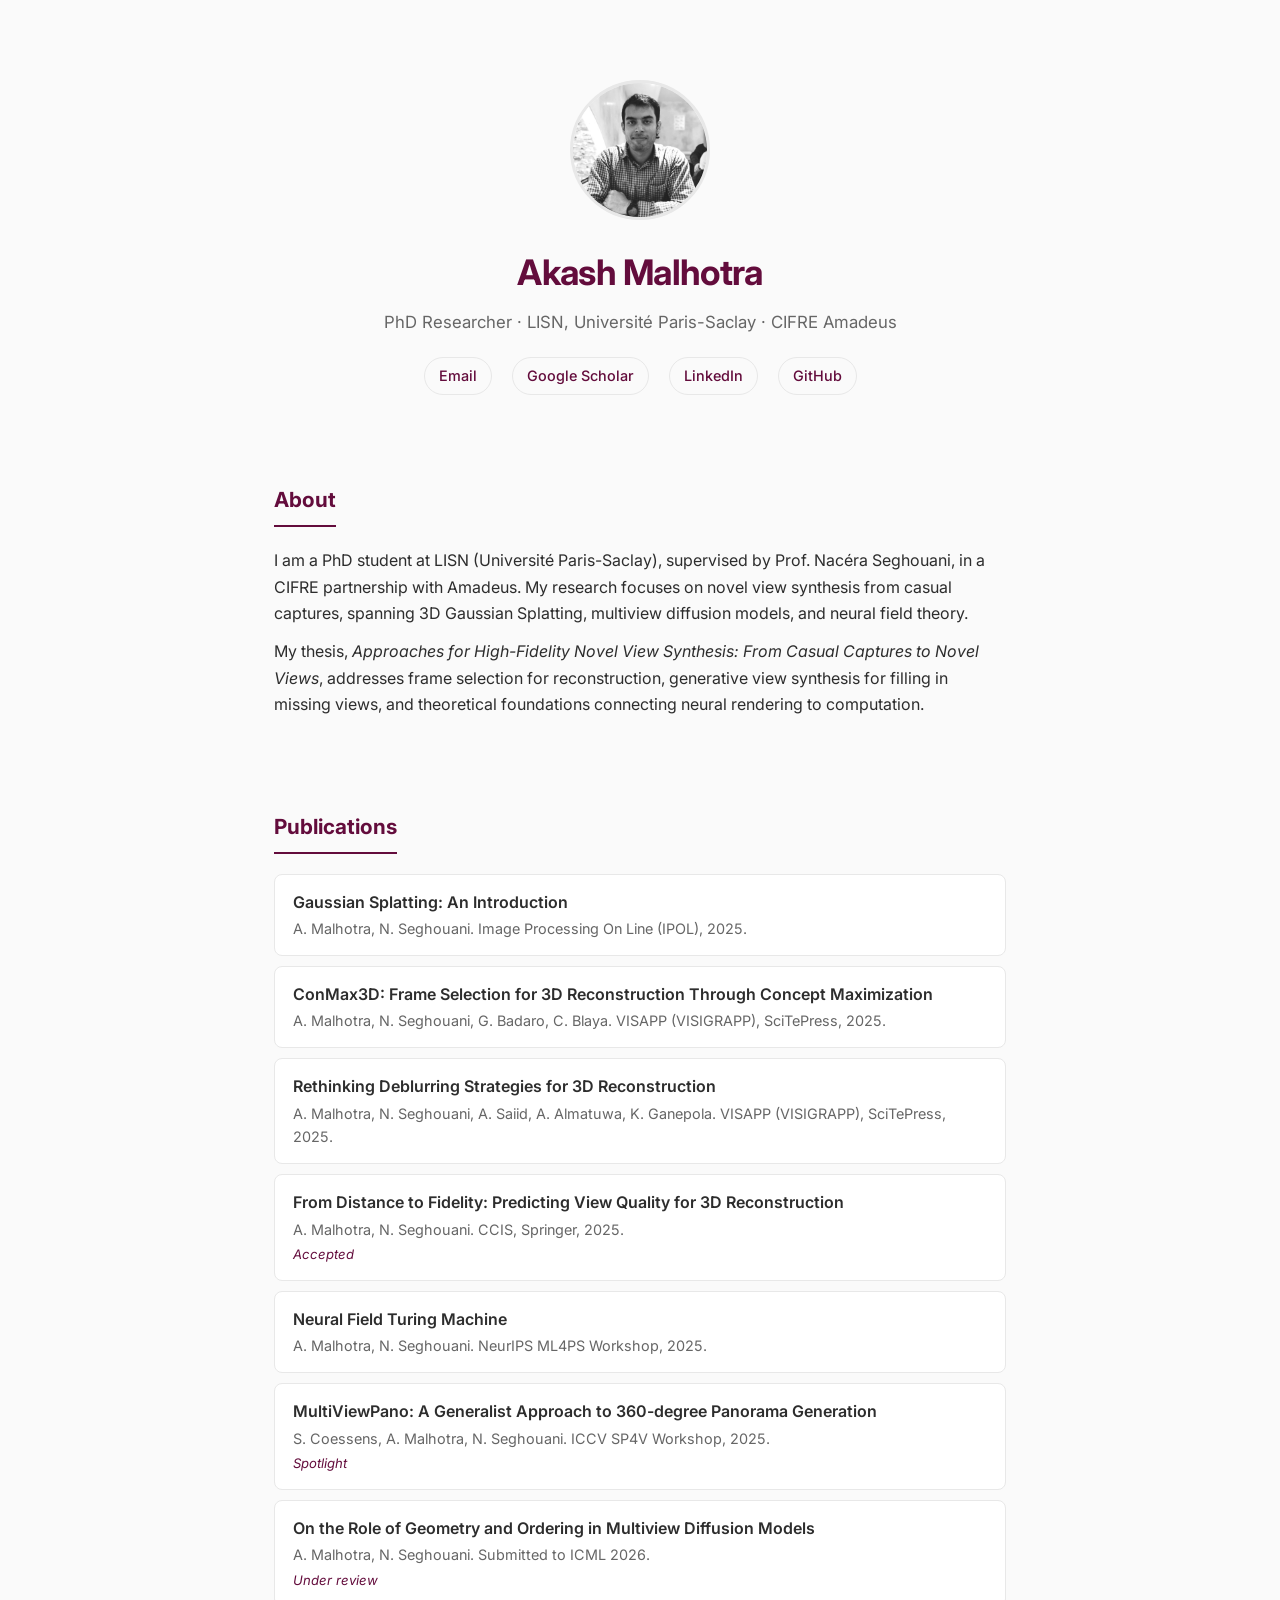
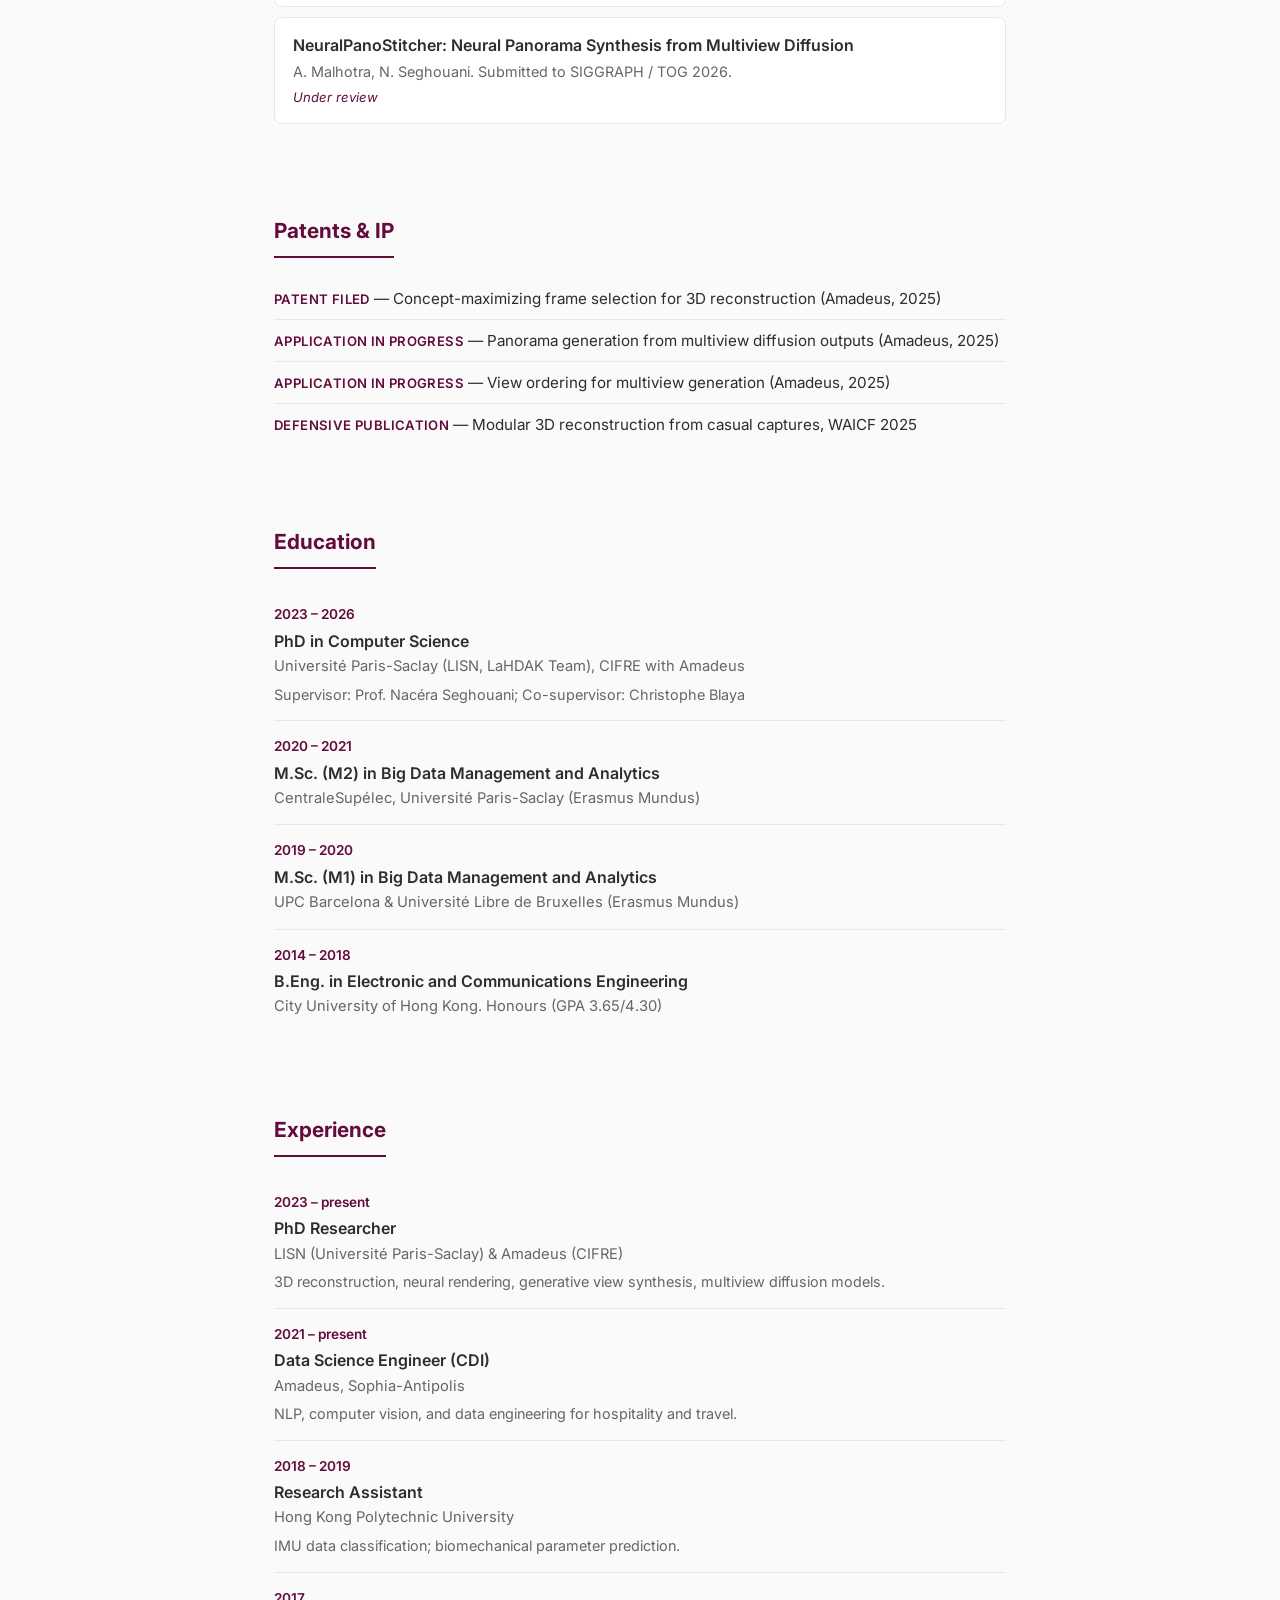
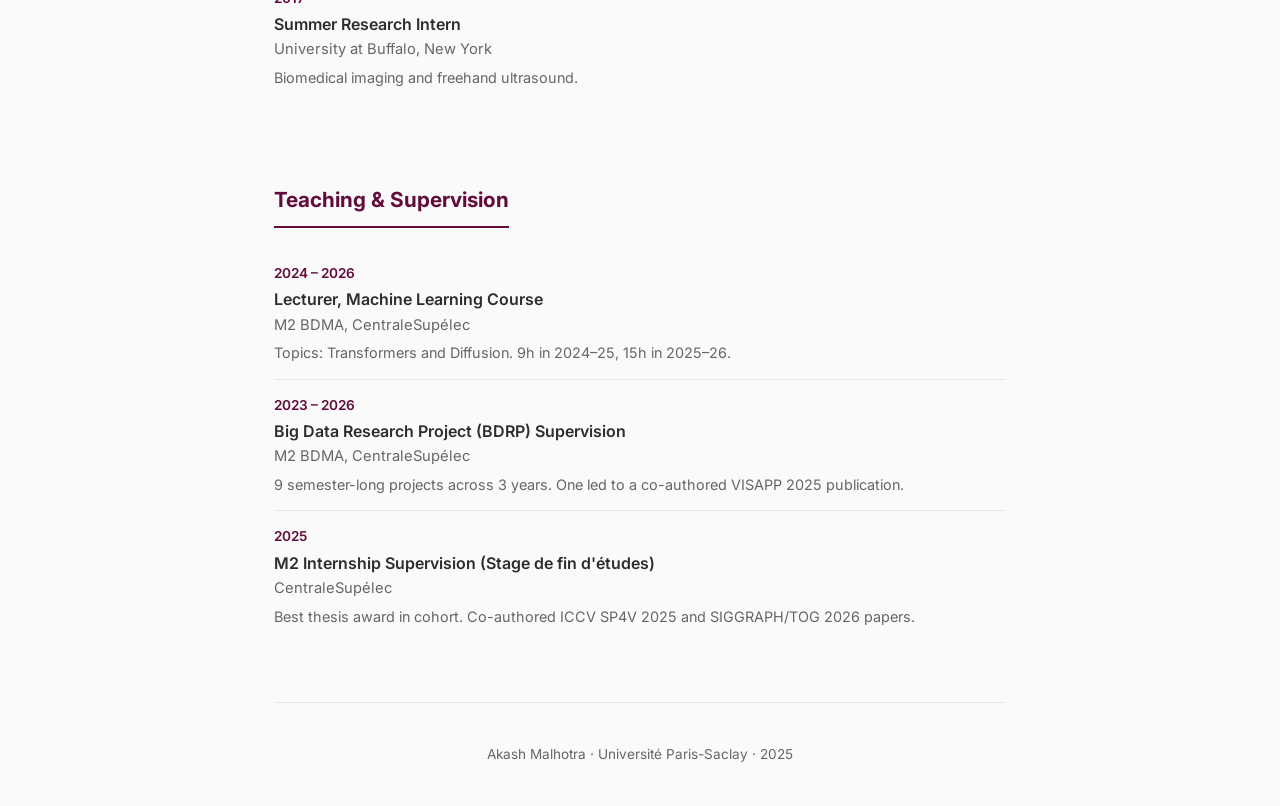
<file: index.html>
<!DOCTYPE html>
<html lang="en">
<head>
  <meta charset="UTF-8">
  <meta name="viewport" content="width=device-width, initial-scale=1.0">
  <title>Akash Malhotra</title>
  <meta name="description" content="Akash Malhotra - PhD Researcher in 3D reconstruction, neural rendering, and generative view synthesis at Universit&eacute; Paris-Saclay / Amadeus.">
  <link rel="preconnect" href="https://fonts.googleapis.com">
  <link href="https://fonts.googleapis.com/css2?family=Inter:wght@400;500;600;700&display=swap" rel="stylesheet">
  <link rel="stylesheet" href="style.css">
</head>
<body>

<div class="container">

  <!-- ==================== HEADER ==================== -->
  <header>
    <img src="photo.jpeg" alt="Akash Malhotra" class="portrait">
    <h1>Akash Malhotra</h1>
    <p class="subtitle">PhD Researcher &middot; LISN, Universit&eacute; Paris-Saclay &middot; CIFRE Amadeus</p>
    <div class="links">
      <a href="mailto:akash.malhotra@lisn.fr">Email</a>
      <a href="https://scholar.google.com/citations?user=t4EeadQAAAAJ" target="_blank">Google Scholar</a>
      <a href="https://linkedin.com/in/akash-malhotra13" target="_blank">LinkedIn</a>
      <a href="https://github.com/akashjorss" target="_blank">GitHub</a>
    </div>
  </header>

  <!-- ==================== ABOUT ==================== -->
  <section class="about">
    <h2>About</h2>
    <p>I am a PhD student at LISN (Universit&eacute; Paris-Saclay), supervised by Prof. Nac&eacute;ra Seghouani, in a CIFRE partnership with Amadeus. My research focuses on novel view synthesis from casual captures, spanning 3D Gaussian Splatting, multiview diffusion models, and neural field theory.</p>
    <p>My thesis, <em>Approaches for High-Fidelity Novel View Synthesis: From Casual Captures to Novel Views</em>, addresses frame selection for reconstruction, generative view synthesis for filling in missing views, and theoretical foundations connecting neural rendering to computation.</p>
  </section>

  <!-- ==================== PUBLICATIONS ==================== -->
  <section>
    <h2>Publications</h2>

    <ul class="pub-list">
      <li>
        <a href="https://doi.org/10.5201/ipol.2025.566" target="_blank" class="pub-title">Gaussian Splatting: An Introduction</a>
        <div class="pub-venue">A. Malhotra, N. Seghouani. Image Processing On Line (IPOL), 2025.</div>
      </li>

      <li>
        <a href="https://doi.org/10.5220/0013258800003912" target="_blank" class="pub-title">ConMax3D: Frame Selection for 3D Reconstruction Through Concept Maximization</a>
        <div class="pub-venue">A. Malhotra, N. Seghouani, G. Badaro, C. Blaya. VISAPP (VISIGRAPP), SciTePress, 2025.</div>
      </li>

      <li>
        <a href="https://doi.org/10.5220/0013378800003912" target="_blank" class="pub-title">Rethinking Deblurring Strategies for 3D Reconstruction</a>
        <div class="pub-venue">A. Malhotra, N. Seghouani, A. Saiid, A. Almatuwa, K. Ganepola. VISAPP (VISIGRAPP), SciTePress, 2025.</div>
      </li>

      <li>
        <div class="pub-title">From Distance to Fidelity: Predicting View Quality for 3D Reconstruction</div>
        <div class="pub-venue">A. Malhotra, N. Seghouani. CCIS, Springer, 2025.</div>
        <div class="pub-note">Accepted</div>
      </li>

      <li>
        <a href="https://arxiv.org/abs/2509.03370" target="_blank" class="pub-title">Neural Field Turing Machine</a>
        <div class="pub-venue">A. Malhotra, N. Seghouani. NeurIPS ML4PS Workshop, 2025.</div>
      </li>

      <li>
        <div class="pub-title">MultiViewPano: A Generalist Approach to 360-degree Panorama Generation</div>
        <div class="pub-venue">S. Coessens, A. Malhotra, N. Seghouani. ICCV SP4V Workshop, 2025.</div>
        <div class="pub-note">Spotlight</div>
      </li>

      <li>
        <div class="pub-title">On the Role of Geometry and Ordering in Multiview Diffusion Models</div>
        <div class="pub-venue">A. Malhotra, N. Seghouani. Submitted to ICML 2026.</div>
        <div class="pub-note">Under review</div>
      </li>

      <li>
        <div class="pub-title">NeuralPanoStitcher: Neural Panorama Synthesis from Multiview Diffusion</div>
        <div class="pub-venue">A. Malhotra, N. Seghouani. Submitted to SIGGRAPH / TOG 2026.</div>
        <div class="pub-note">Under review</div>
      </li>
    </ul>
  </section>

  <!-- ==================== PATENTS & IP ==================== -->
  <section>
    <h2>Patents &amp; IP</h2>
    <ul class="ip-list">
      <li><span class="ip-type">Patent filed</span> &mdash; Concept-maximizing frame selection for 3D reconstruction (Amadeus, 2025)</li>
      <li><span class="ip-type">Application in progress</span> &mdash; Panorama generation from multiview diffusion outputs (Amadeus, 2025)</li>
      <li><span class="ip-type">Application in progress</span> &mdash; View ordering for multiview generation (Amadeus, 2025)</li>
      <li><span class="ip-type">Defensive publication</span> &mdash; Modular 3D reconstruction from casual captures, WAICF 2025</li>
    </ul>
  </section>

  <!-- ==================== EDUCATION ==================== -->
  <section>
    <h2>Education</h2>
    <ul class="timeline">
      <li>
        <div class="period">2023 &ndash; 2026</div>
        <div class="role">PhD in Computer Science</div>
        <div class="place">Universit&eacute; Paris-Saclay (LISN, LaHDAK Team), CIFRE with Amadeus</div>
        <div class="details">Supervisor: Prof. Nac&eacute;ra Seghouani; Co-supervisor: Christophe Blaya</div>
      </li>
      <li>
        <div class="period">2020 &ndash; 2021</div>
        <div class="role">M.Sc. (M2) in Big Data Management and Analytics</div>
        <div class="place">CentraleSup&eacute;lec, Universit&eacute; Paris-Saclay (Erasmus Mundus)</div>
      </li>
      <li>
        <div class="period">2019 &ndash; 2020</div>
        <div class="role">M.Sc. (M1) in Big Data Management and Analytics</div>
        <div class="place">UPC Barcelona &amp; Universit&eacute; Libre de Bruxelles (Erasmus Mundus)</div>
      </li>
      <li>
        <div class="period">2014 &ndash; 2018</div>
        <div class="role">B.Eng. in Electronic and Communications Engineering</div>
        <div class="place">City University of Hong Kong. Honours (GPA 3.65/4.30)</div>
      </li>
    </ul>
  </section>

  <!-- ==================== EXPERIENCE ==================== -->
  <section>
    <h2>Experience</h2>
    <ul class="timeline">
      <li>
        <div class="period">2023 &ndash; present</div>
        <div class="role">PhD Researcher</div>
        <div class="place">LISN (Universit&eacute; Paris-Saclay) &amp; Amadeus (CIFRE)</div>
        <div class="details">3D reconstruction, neural rendering, generative view synthesis, multiview diffusion models.</div>
      </li>
      <li>
        <div class="period">2021 &ndash; present</div>
        <div class="role">Data Science Engineer (CDI)</div>
        <div class="place">Amadeus, Sophia-Antipolis</div>
        <div class="details">NLP, computer vision, and data engineering for hospitality and travel.</div>
      </li>
      <li>
        <div class="period">2018 &ndash; 2019</div>
        <div class="role">Research Assistant</div>
        <div class="place">Hong Kong Polytechnic University</div>
        <div class="details">IMU data classification; biomechanical parameter prediction.</div>
      </li>
      <li>
        <div class="period">2017</div>
        <div class="role">Summer Research Intern</div>
        <div class="place">University at Buffalo, New York</div>
        <div class="details">Biomedical imaging and freehand ultrasound.</div>
      </li>
    </ul>
  </section>

  <!-- ==================== TEACHING ==================== -->
  <section>
    <h2>Teaching &amp; Supervision</h2>
    <ul class="timeline">
      <li>
        <div class="period">2024 &ndash; 2026</div>
        <div class="role">Lecturer, Machine Learning Course</div>
        <div class="place">M2 BDMA, CentraleSup&eacute;lec</div>
        <div class="details">Topics: Transformers and Diffusion. 9h in 2024&ndash;25, 15h in 2025&ndash;26.</div>
      </li>
      <li>
        <div class="period">2023 &ndash; 2026</div>
        <div class="role">Big Data Research Project (BDRP) Supervision</div>
        <div class="place">M2 BDMA, CentraleSup&eacute;lec</div>
        <div class="details">9 semester-long projects across 3 years. One led to a co-authored VISAPP 2025 publication.</div>
      </li>
      <li>
        <div class="period">2025</div>
        <div class="role">M2 Internship Supervision (Stage de fin d'&eacute;tudes)</div>
        <div class="place">CentraleSup&eacute;lec</div>
        <div class="details">Best thesis award in cohort. Co-authored ICCV SP4V 2025 and SIGGRAPH/TOG 2026 papers.</div>
      </li>
    </ul>
  </section>

  <!-- ==================== FOOTER ==================== -->
  <footer>
    <p>Akash Malhotra &middot; Universit&eacute; Paris-Saclay &middot; 2025</p>
  </footer>

</div>

</body>
</html>
</file>
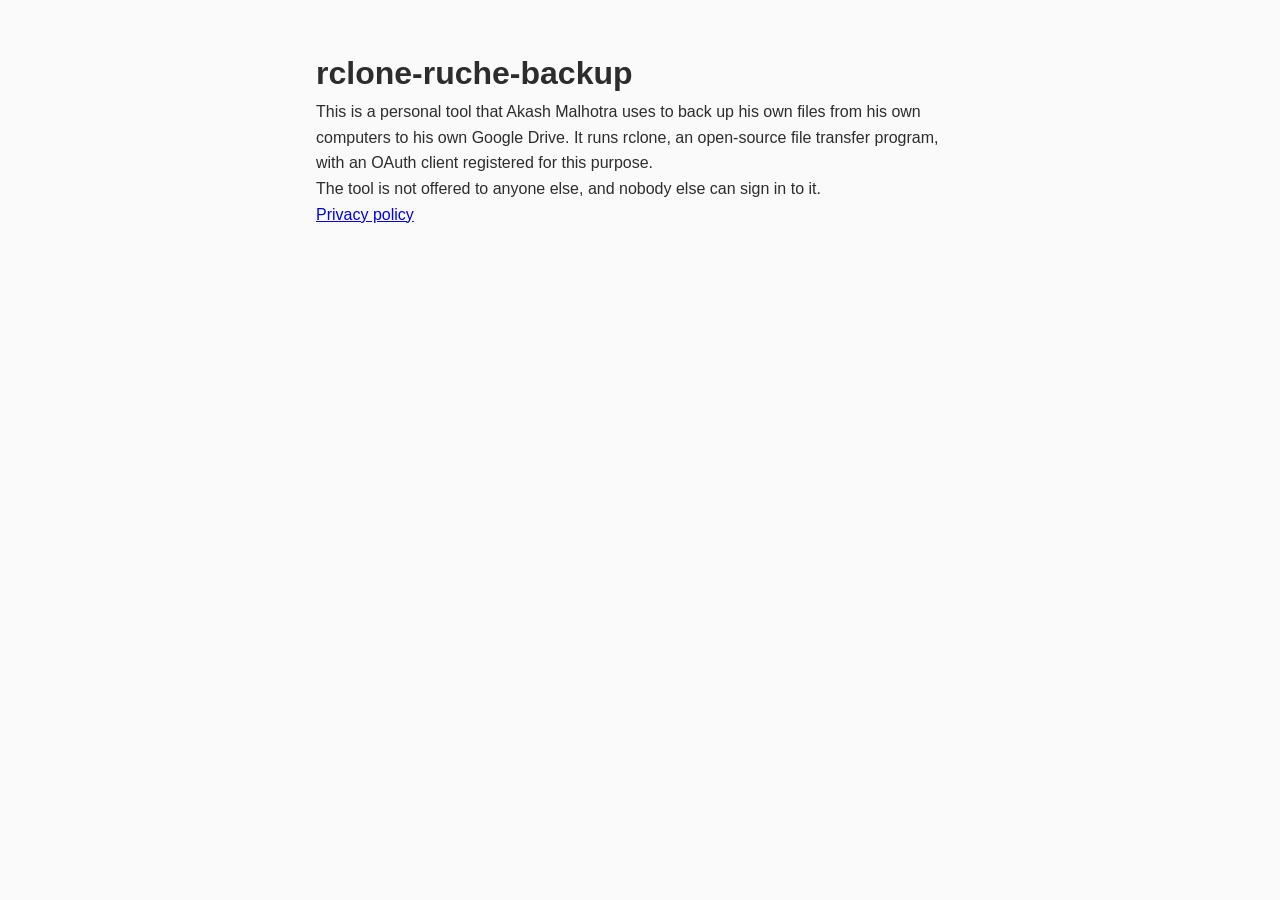
<file: drive-backup/index.html>
<!DOCTYPE html>
<html lang="en">
<head><meta charset="utf-8"><meta name="viewport" content="width=device-width, initial-scale=1"><title>rclone-ruche-backup</title><link rel="stylesheet" href="../style.css"></head>
<body>
<main style="max-width:680px;margin:3rem auto;padding:0 1rem;line-height:1.6">
<h1>rclone-ruche-backup</h1>
<p>This is a personal tool that Akash Malhotra uses to back up his own files from his own computers to his own Google Drive. It runs rclone, an open-source file transfer program, with an OAuth client registered for this purpose.</p>
<p>The tool is not offered to anyone else, and nobody else can sign in to it.</p>
<p><a href="privacy.html">Privacy policy</a></p>
</main>
</body>
</html>
</file>
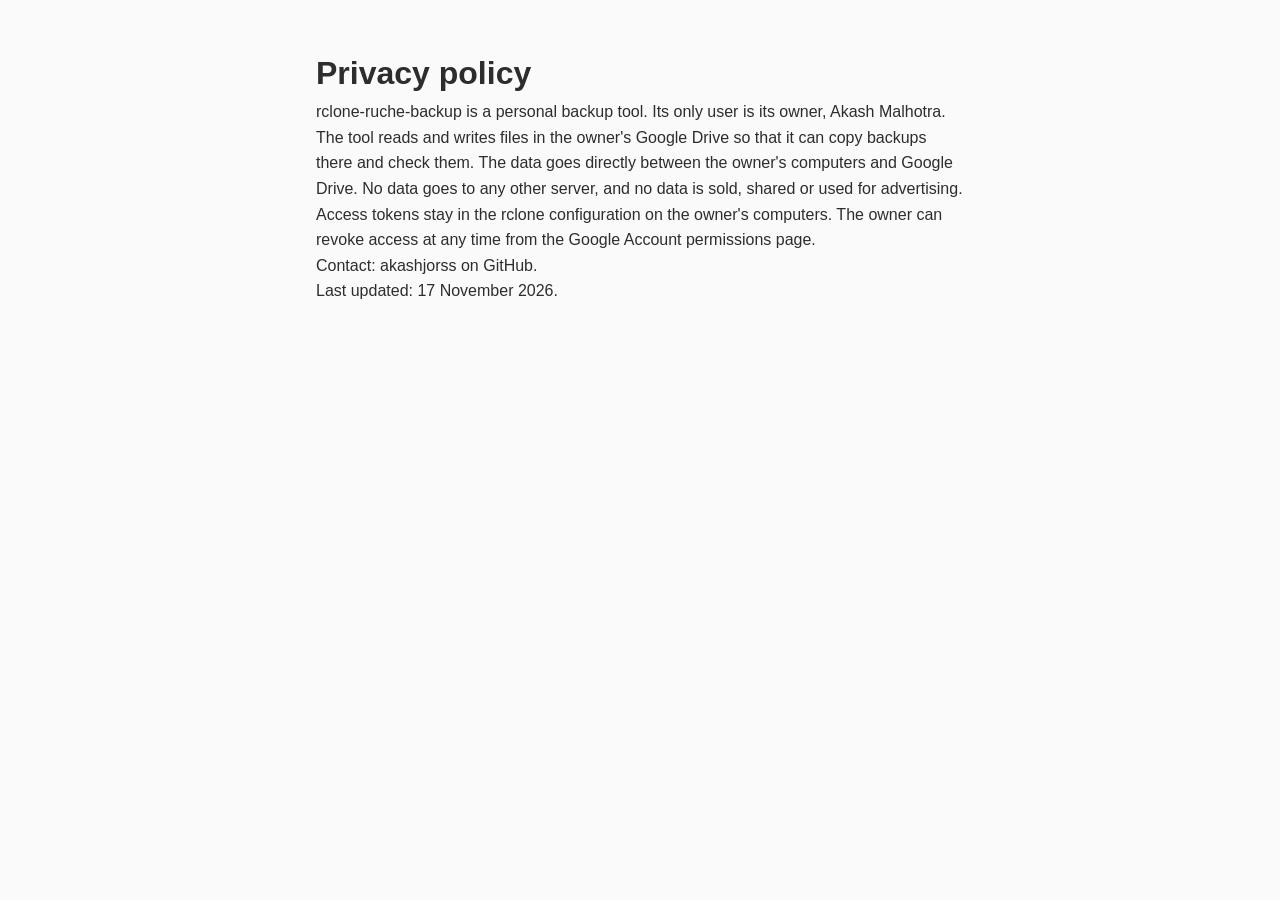
<file: drive-backup/privacy.html>
<!DOCTYPE html>
<html lang="en">
<head><meta charset="utf-8"><meta name="viewport" content="width=device-width, initial-scale=1"><title>Privacy policy: rclone-ruche-backup</title><link rel="stylesheet" href="../style.css"></head>
<body>
<main style="max-width:680px;margin:3rem auto;padding:0 1rem;line-height:1.6">
<h1>Privacy policy</h1>
<p>rclone-ruche-backup is a personal backup tool. Its only user is its owner, Akash Malhotra.</p>
<p>The tool reads and writes files in the owner's Google Drive so that it can copy backups there and check them. The data goes directly between the owner's computers and Google Drive. No data goes to any other server, and no data is sold, shared or used for advertising.</p>
<p>Access tokens stay in the rclone configuration on the owner's computers. The owner can revoke access at any time from the Google Account permissions page.</p>
<p>Contact: akashjorss on GitHub.</p>
<p>Last updated: 17 November 2026.</p>
</main>
</body>
</html>
</file>
<file: style.css>
/* ============================================
   Akash Malhotra - Personal Academic Website
   ============================================ */

:root {
  --prune: #630C3C;
  --prune-light: #8a1454;
  --bg: #fafafa;
  --bg-card: #ffffff;
  --text: #2d2d2d;
  --text-muted: #666;
  --border: #e8e8e8;
  --accent-bg: #f5f0f2;
  --shadow: 0 1px 3px rgba(0,0,0,0.06);
  --shadow-hover: 0 4px 12px rgba(99,12,60,0.1);
  --transition: 0.2s ease;
}

* {
  margin: 0;
  padding: 0;
  box-sizing: border-box;
}

html {
  scroll-behavior: smooth;
}

body {
  font-family: 'Inter', -apple-system, BlinkMacSystemFont, 'Segoe UI', Roboto, sans-serif;
  color: var(--text);
  background: var(--bg);
  line-height: 1.65;
  font-size: 16px;
}

/* ---- Layout ---- */

.container {
  max-width: 780px;
  margin: 0 auto;
  padding: 0 24px;
}

/* ---- Header / Hero ---- */

.portrait {
  width: 140px;
  height: 140px;
  border-radius: 50%;
  object-fit: cover;
  margin-bottom: 16px;
  border: 3px solid var(--border);
  transition: border-color var(--transition);
}

.portrait:hover {
  border-color: var(--prune);
}

header {
  padding: 80px 0 48px;
  text-align: center;
}

header h1 {
  font-size: 2.2rem;
  font-weight: 700;
  color: var(--prune);
  margin-bottom: 8px;
  letter-spacing: -0.02em;
}

header .subtitle {
  font-size: 1.05rem;
  color: var(--text-muted);
  margin-bottom: 20px;
}

header .links {
  display: flex;
  justify-content: center;
  gap: 20px;
  flex-wrap: wrap;
}

header .links a {
  color: var(--prune);
  text-decoration: none;
  font-size: 0.9rem;
  font-weight: 500;
  padding: 6px 14px;
  border: 1px solid var(--border);
  border-radius: 20px;
  transition: all var(--transition);
}

header .links a:hover {
  background: var(--prune);
  color: #fff;
  border-color: var(--prune);
}

/* ---- Sections ---- */

section {
  padding: 40px 0;
}

section h2 {
  font-size: 1.3rem;
  font-weight: 700;
  color: var(--prune);
  margin-bottom: 20px;
  padding-bottom: 8px;
  border-bottom: 2px solid var(--prune);
  display: inline-block;
}

section p {
  margin-bottom: 12px;
  color: var(--text);
}

/* ---- About ---- */

.about p {
  font-size: 1rem;
  max-width: 100%;
}

/* ---- Publication / Entry cards ---- */

.pub-list {
  list-style: none;
}

.pub-list li {
  padding: 14px 18px;
  margin-bottom: 10px;
  background: var(--bg-card);
  border: 1px solid var(--border);
  border-radius: 8px;
  transition: box-shadow var(--transition);
}

.pub-list li:hover {
  box-shadow: var(--shadow-hover);
}

.pub-title {
  font-weight: 600;
  color: var(--text);
  display: block;
}

a.pub-title {
  text-decoration: none;
  transition: color var(--transition);
}

a.pub-title:hover {
  color: var(--prune);
}

.pub-venue {
  font-size: 0.9rem;
  color: var(--text-muted);
  margin-top: 2px;
}

.pub-note {
  font-size: 0.82rem;
  color: var(--prune);
  font-style: italic;
  margin-top: 3px;
}

.pub-links {
  margin-top: 6px;
}

.pub-links a {
  font-size: 0.82rem;
  color: var(--prune);
  text-decoration: none;
  margin-right: 12px;
  font-weight: 500;
  transition: color var(--transition);
}

.pub-links a:hover {
  color: var(--prune-light);
  text-decoration: underline;
}

/* ---- Timeline entries ---- */

.timeline {
  list-style: none;
}

.timeline li {
  padding: 14px 0;
  border-bottom: 1px solid var(--border);
}

.timeline li:last-child {
  border-bottom: none;
}

.timeline .period {
  font-size: 0.85rem;
  color: var(--prune);
  font-weight: 600;
  margin-bottom: 2px;
}

.timeline .role {
  font-weight: 600;
  font-size: 1rem;
}

.timeline .place {
  font-size: 0.92rem;
  color: var(--text-muted);
}

.timeline .details {
  font-size: 0.9rem;
  color: var(--text-muted);
  margin-top: 4px;
}

/* ---- IP list ---- */

.ip-list {
  list-style: none;
}

.ip-list li {
  padding: 8px 0;
  font-size: 0.95rem;
  border-bottom: 1px solid var(--border);
}

.ip-list li:last-child {
  border-bottom: none;
}

.ip-type {
  font-weight: 600;
  color: var(--prune);
  font-size: 0.82rem;
  text-transform: uppercase;
  letter-spacing: 0.03em;
}

/* ---- Footer ---- */

footer {
  text-align: center;
  padding: 40px 0;
  font-size: 0.85rem;
  color: var(--text-muted);
  border-top: 1px solid var(--border);
  margin-top: 20px;
}

/* ---- Responsive ---- */

@media (max-width: 600px) {
  header {
    padding: 48px 0 32px;
  }

  header h1 {
    font-size: 1.7rem;
  }

  section {
    padding: 28px 0;
  }

  .pub-list li {
    padding: 12px 14px;
  }
}
</file>
